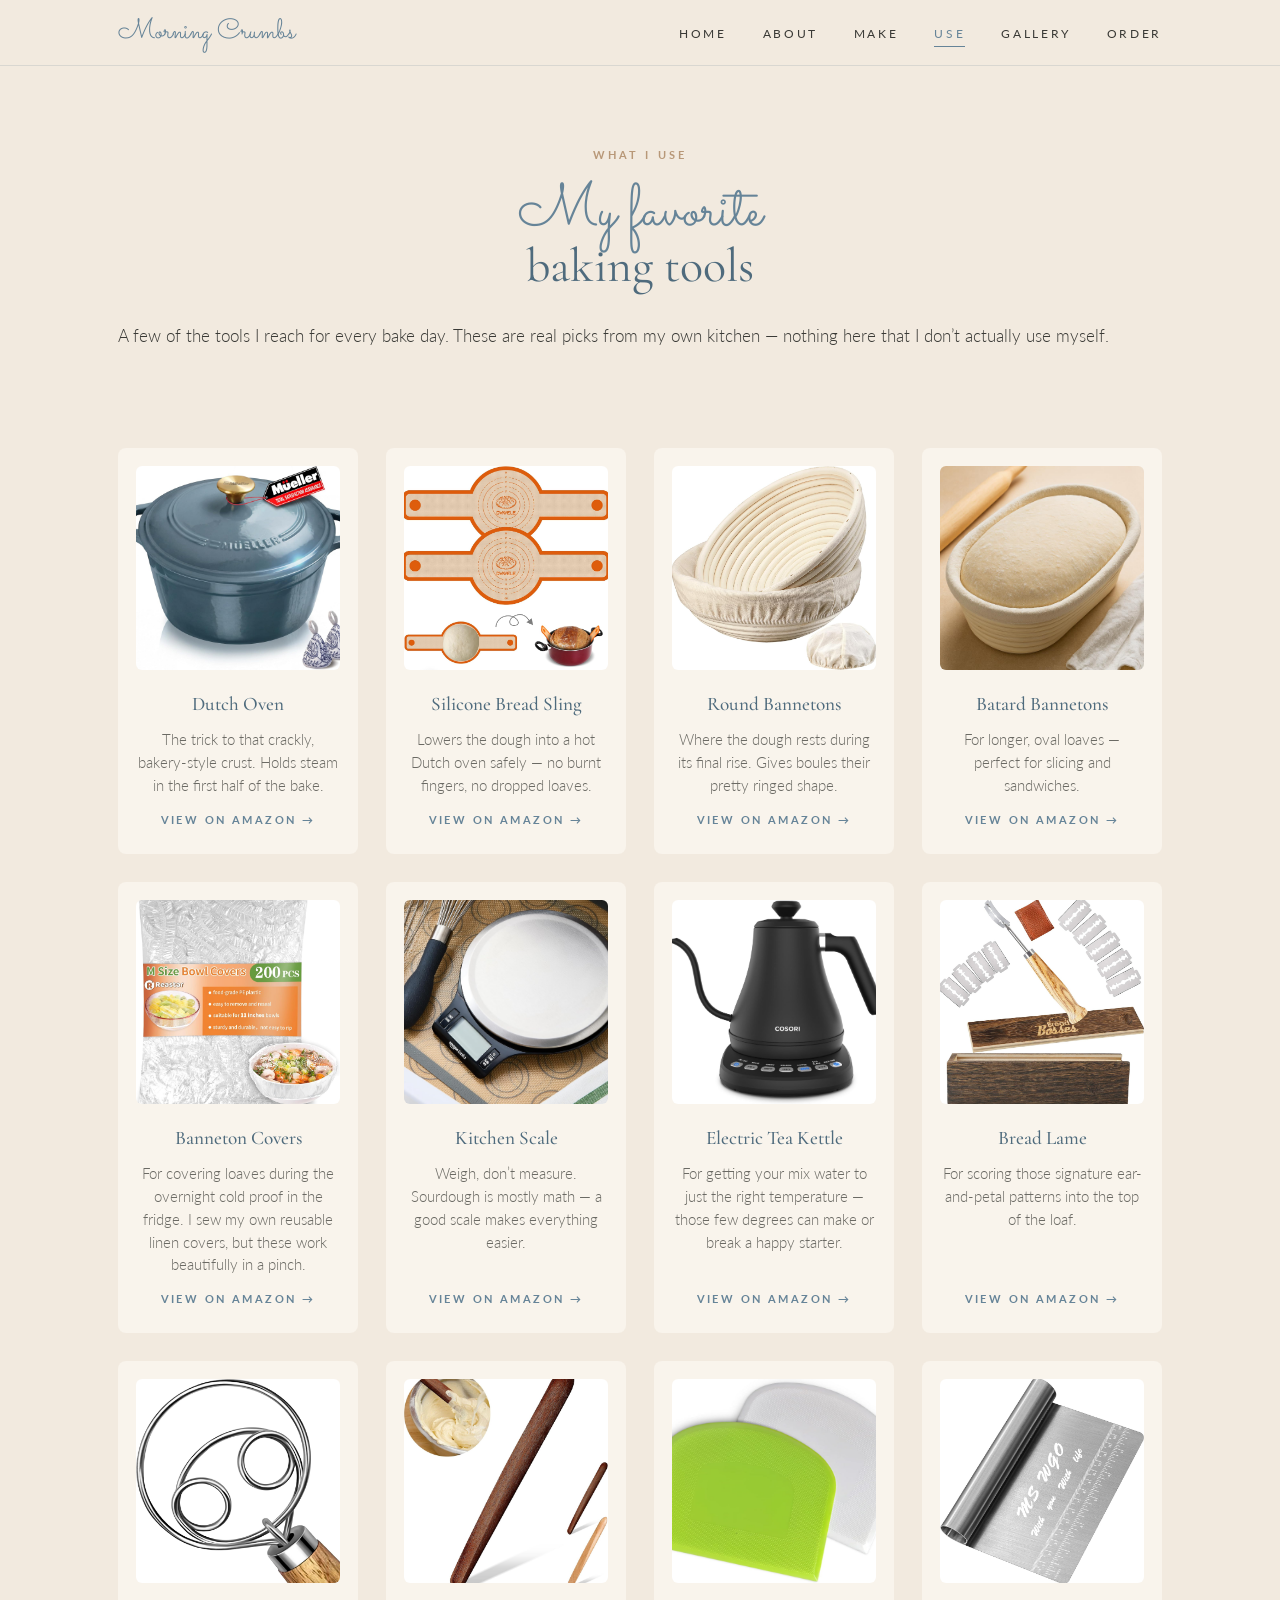
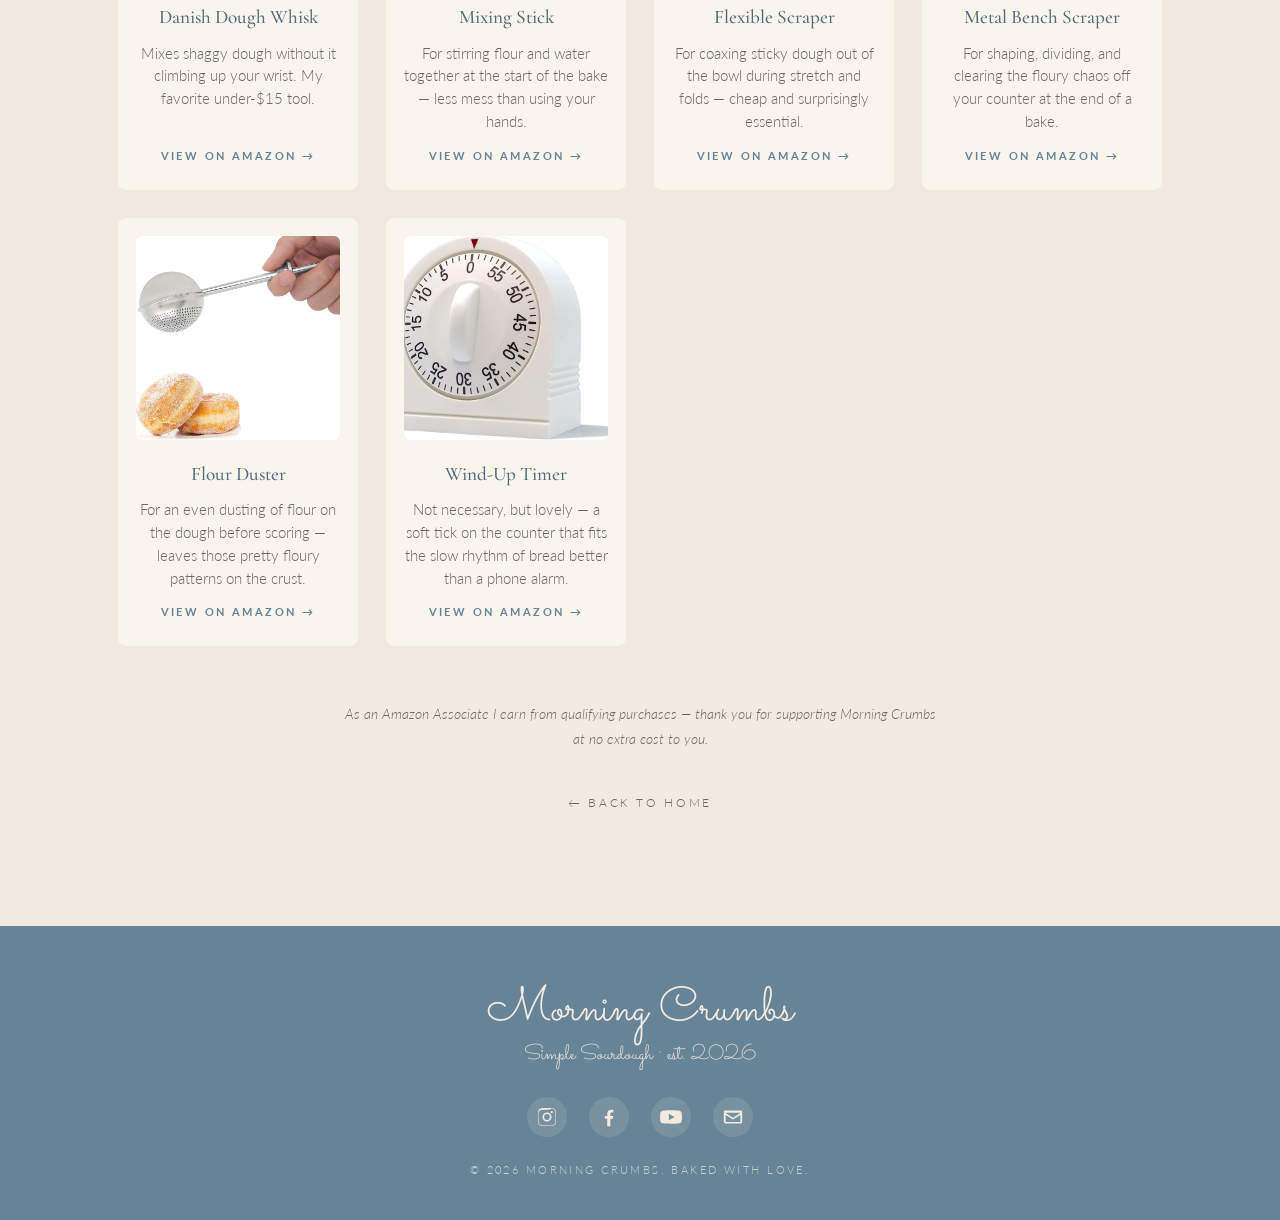
<file: tools.html>
<!DOCTYPE html>
<html lang="en">
<head>
  <meta charset="UTF-8" />
  <meta name="viewport" content="width=device-width, initial-scale=1.0" />
  <title>What I Use &mdash; Morning Crumbs</title>
  <meta name="description" content="The tools I reach for every bake day at Morning Crumbs &mdash; my favorite Dutch oven, banneton, scale, and more." />

  <link rel="icon" type="image/png" href="assets/morning-crumbs-logo-blue.png" />

  <link rel="preconnect" href="https://fonts.googleapis.com" />
  <link rel="preconnect" href="https://fonts.gstatic.com" crossorigin />
  <link href="https://fonts.googleapis.com/css2?family=Sacramento&family=Cormorant+Garamond:wght@300;400;500;600&family=Lato:wght@300;400;700&display=swap" rel="stylesheet" />

  <link rel="stylesheet" href="styles.css" />
</head>
<body>

  <!-- ============ NAV ============ -->
  <header class="nav-wrap">
    <nav class="nav container">
      <a href="index.html" class="nav-brand" aria-label="Morning Crumbs home">
        <span class="nav-brand-script">Morning Crumbs</span>
      </a>
      <ul class="nav-links">
        <li><a href="index.html#home">Home</a></li>
        <li><a href="index.html#about">About</a></li>
        <li><a href="index.html#products">Make</a></li>
        <li><a href="tools.html" class="active">Use</a></li>
        <li><a href="index.html#gallery">Gallery</a></li>
        <li><a href="index.html#contact">Order</a></li>
      </ul>
      <button class="nav-toggle" aria-label="Toggle menu" aria-expanded="false">
        <span></span><span></span><span></span>
      </button>
    </nav>
  </header>

  <!-- ============ TOOLS HEADER ============ -->
  <section class="tools-header">
    <div class="container">
      <p class="eyebrow center">What I Use</p>
      <h1 class="section-title center"><span class="script">My favorite</span><br/>baking tools</h1>
      <p class="section-intro">A few of the tools I reach for every bake day. These are real picks from my own kitchen &mdash; nothing here that I don&rsquo;t actually use myself.</p>
    </div>
  </section>

  <!-- ============ TOOLS GRID ============ -->
  <section class="tools-page">
    <div class="container">
      <!--
        =============================================================
        AMAZON AFFILIATE LINKS
        Replace each href below with your individual product link.
        How to grab a link: log into Amazon, find the product, look
        for the "SiteStripe" toolbar at the top of the page, click
        "Get Link" → "Text", and paste the URL into the matching
        href below. The link will already include your associate tag.
        Drop product photos into assets/ as listed in each card.
        =============================================================
      -->
      <div class="tools-grid">
        <a href="https://amzn.to/4tm9uWR" target="_blank" rel="noopener sponsored" class="tool-card">
          <div class="tool-photo">
            <img src="assets/tool-dutch-oven.jpg" alt="Dutch oven" onerror="this.style.display='none'; this.nextElementSibling.style.display='flex';" />
            <div class="photo-placeholder" style="display:none;"><span>tool-dutch-oven.jpg</span></div>
          </div>
          <h3>Dutch Oven</h3>
          <p>The trick to that crackly, bakery-style crust. Holds steam in the first half of the bake.</p>
          <span class="tool-link">View on Amazon &rarr;</span>
        </a>

        <a href="https://amzn.to/3RmT96Z" target="_blank" rel="noopener sponsored" class="tool-card">
          <div class="tool-photo">
            <img src="assets/tool-bread-sling.jpg" alt="Silicone bread sling" onerror="this.style.display='none'; this.nextElementSibling.style.display='flex';" />
            <div class="photo-placeholder" style="display:none;"><span>tool-bread-sling.jpg</span></div>
          </div>
          <h3>Silicone Bread Sling</h3>
          <p>Lowers the dough into a hot Dutch oven safely &mdash; no burnt fingers, no dropped loaves.</p>
          <span class="tool-link">View on Amazon &rarr;</span>
        </a>

        <a href="https://amzn.to/42VhqUd" target="_blank" rel="noopener sponsored" class="tool-card">
          <div class="tool-photo">
            <img src="assets/tool-banneton-round.jpg" alt="Round banneton proofing baskets" onerror="this.style.display='none'; this.nextElementSibling.style.display='flex';" />
            <div class="photo-placeholder" style="display:none;"><span>tool-banneton-round.jpg</span></div>
          </div>
          <h3>Round Bannetons</h3>
          <p>Where the dough rests during its final rise. Gives boules their pretty ringed shape.</p>
          <span class="tool-link">View on Amazon &rarr;</span>
        </a>

        <a href="https://amzn.to/4dbWnBH" target="_blank" rel="noopener sponsored" class="tool-card">
          <div class="tool-photo">
            <img src="assets/tool-banneton-batard.jpg" alt="Batard proofing basket" onerror="this.style.display='none'; this.nextElementSibling.style.display='flex';" />
            <div class="photo-placeholder" style="display:none;"><span>tool-banneton-batard.jpg</span></div>
          </div>
          <h3>Batard Bannetons</h3>
          <p>For longer, oval loaves &mdash; perfect for slicing and sandwiches.</p>
          <span class="tool-link">View on Amazon &rarr;</span>
        </a>

        <a href="https://amzn.to/48KLh5n" target="_blank" rel="noopener sponsored" class="tool-card">
          <div class="tool-photo">
            <img src="assets/tool-shower-caps.jpg" alt="Shower caps for proofing" onerror="this.style.display='none'; this.nextElementSibling.style.display='flex';" />
            <div class="photo-placeholder" style="display:none;"><span>tool-shower-caps.jpg</span></div>
          </div>
          <h3>Banneton Covers</h3>
          <p>For covering loaves during the overnight cold proof in the fridge. I sew my own reusable linen covers, but these work beautifully in a pinch.</p>
          <span class="tool-link">View on Amazon &rarr;</span>
        </a>

        <a href="https://amzn.to/42Q7dsg" target="_blank" rel="noopener sponsored" class="tool-card">
          <div class="tool-photo">
            <img src="assets/tool-scale.jpg" alt="Digital kitchen scale" onerror="this.style.display='none'; this.nextElementSibling.style.display='flex';" />
            <div class="photo-placeholder" style="display:none;"><span>tool-scale.jpg</span></div>
          </div>
          <h3>Kitchen Scale</h3>
          <p>Weigh, don&rsquo;t measure. Sourdough is mostly math &mdash; a good scale makes everything easier.</p>
          <span class="tool-link">View on Amazon &rarr;</span>
        </a>

        <a href="https://amzn.to/4wdAaf9" target="_blank" rel="noopener sponsored" class="tool-card">
          <div class="tool-photo">
            <img src="assets/tool-kettle.jpg" alt="Electric tea kettle" onerror="this.style.display='none'; this.nextElementSibling.style.display='flex';" />
            <div class="photo-placeholder" style="display:none;"><span>tool-kettle.jpg</span></div>
          </div>
          <h3>Electric Tea Kettle</h3>
          <p>For getting your mix water to just the right temperature &mdash; those few degrees can make or break a happy starter.</p>
          <span class="tool-link">View on Amazon &rarr;</span>
        </a>

        <a href="https://amzn.to/4d7Oey6" target="_blank" rel="noopener sponsored" class="tool-card">
          <div class="tool-photo">
            <img src="assets/tool-lame.jpg" alt="Bread lame for scoring" onerror="this.style.display='none'; this.nextElementSibling.style.display='flex';" />
            <div class="photo-placeholder" style="display:none;"><span>tool-lame.jpg</span></div>
          </div>
          <h3>Bread Lame</h3>
          <p>For scoring those signature ear-and-petal patterns into the top of the loaf.</p>
          <span class="tool-link">View on Amazon &rarr;</span>
        </a>

        <a href="https://amzn.to/4uxa05z" target="_blank" rel="noopener sponsored" class="tool-card">
          <div class="tool-photo">
            <img src="assets/tool-whisk.jpg" alt="Danish dough whisk" onerror="this.style.display='none'; this.nextElementSibling.style.display='flex';" />
            <div class="photo-placeholder" style="display:none;"><span>tool-whisk.jpg</span></div>
          </div>
          <h3>Danish Dough Whisk</h3>
          <p>Mixes shaggy dough without it climbing up your wrist. My favorite under-$15 tool.</p>
          <span class="tool-link">View on Amazon &rarr;</span>
        </a>

        <a href="https://amzn.to/42P2A1z" target="_blank" rel="noopener sponsored" class="tool-card">
          <div class="tool-photo">
            <img src="assets/tool-mixing-stick.jpg" alt="Sourdough mixing stick" onerror="this.style.display='none'; this.nextElementSibling.style.display='flex';" />
            <div class="photo-placeholder" style="display:none;"><span>tool-mixing-stick.jpg</span></div>
          </div>
          <h3>Mixing Stick</h3>
          <p>For stirring flour and water together at the start of the bake &mdash; less mess than using your hands.</p>
          <span class="tool-link">View on Amazon &rarr;</span>
        </a>

        <a href="https://amzn.to/4upPPGt" target="_blank" rel="noopener sponsored" class="tool-card">
          <div class="tool-photo">
            <img src="assets/tool-flexible-scraper.jpg" alt="Flexible bowl scraper" onerror="this.style.display='none'; this.nextElementSibling.style.display='flex';" />
            <div class="photo-placeholder" style="display:none;"><span>tool-flexible-scraper.jpg</span></div>
          </div>
          <h3>Flexible Scraper</h3>
          <p>For coaxing sticky dough out of the bowl during stretch and folds &mdash; cheap and surprisingly essential.</p>
          <span class="tool-link">View on Amazon &rarr;</span>
        </a>

        <a href="https://amzn.to/4uxaatH" target="_blank" rel="noopener sponsored" class="tool-card">
          <div class="tool-photo">
            <img src="assets/tool-bench-scraper.jpg" alt="Metal bench scraper" onerror="this.style.display='none'; this.nextElementSibling.style.display='flex';" />
            <div class="photo-placeholder" style="display:none;"><span>tool-bench-scraper.jpg</span></div>
          </div>
          <h3>Metal Bench Scraper</h3>
          <p>For shaping, dividing, and clearing the floury chaos off your counter at the end of a bake.</p>
          <span class="tool-link">View on Amazon &rarr;</span>
        </a>

        <a href="https://amzn.to/3QIeKXw" target="_blank" rel="noopener sponsored" class="tool-card">
          <div class="tool-photo">
            <img src="assets/tool-flour-duster.jpg" alt="Flour duster" onerror="this.style.display='none'; this.nextElementSibling.style.display='flex';" />
            <div class="photo-placeholder" style="display:none;"><span>tool-flour-duster.jpg</span></div>
          </div>
          <h3>Flour Duster</h3>
          <p>For an even dusting of flour on the dough before scoring &mdash; leaves those pretty floury patterns on the crust.</p>
          <span class="tool-link">View on Amazon &rarr;</span>
        </a>

        <a href="https://amzn.to/4d5MhCd" target="_blank" rel="noopener sponsored" class="tool-card">
          <div class="tool-photo">
            <img src="assets/tool-timer.jpg" alt="Wind-up kitchen timer" onerror="this.style.display='none'; this.nextElementSibling.style.display='flex';" />
            <div class="photo-placeholder" style="display:none;"><span>tool-timer.jpg</span></div>
          </div>
          <h3>Wind-Up Timer</h3>
          <p>Not necessary, but lovely &mdash; a soft tick on the counter that fits the slow rhythm of bread better than a phone alarm.</p>
          <span class="tool-link">View on Amazon &rarr;</span>
        </a>
      </div>

      <p class="affiliate-disclosure">As an Amazon Associate I earn from qualifying purchases &mdash; thank you for supporting Morning Crumbs at no extra cost to you.</p>

      <p class="back-link"><a href="index.html#home">&larr; Back to home</a></p>
    </div>
  </section>

  <!-- ============ FOOTER ============ -->
  <footer class="footer">
    <div class="container footer-inner">
      <p class="footer-script">Morning Crumbs</p>
      <p class="footer-tag">Simple Sourdough &middot; est. 2026</p>
      <ul class="footer-socials" aria-label="Follow Morning Crumbs">
        <li><a href="https://instagram.com/morningcrumbssourdough" target="_blank" rel="noopener" aria-label="Instagram">
          <svg viewBox="0 0 24 24" width="22" height="22" fill="currentColor" aria-hidden="true"><path d="M12 2.2c3.2 0 3.6 0 4.85.07 1.17.05 1.8.25 2.23.41.56.22.96.48 1.38.9.42.42.68.82.9 1.38.16.42.36 1.06.41 2.23.06 1.26.07 1.65.07 4.85s0 3.6-.07 4.85c-.05 1.17-.25 1.8-.41 2.23a3.7 3.7 0 0 1-.9 1.38c-.42.42-.82.68-1.38.9-.42.16-1.06.36-2.23.41-1.26.06-1.65.07-4.85.07s-3.6 0-4.85-.07c-1.17-.05-1.8-.25-2.23-.41a3.7 3.7 0 0 1-1.38-.9 3.7 3.7 0 0 1-.9-1.38c-.16-.42-.36-1.06-.41-2.23C2.21 15.6 2.2 15.2 2.2 12s0-3.6.07-4.85c.05-1.17.25-1.8.41-2.23.22-.56.48-.96.9-1.38.42-.42.82-.68 1.38-.9.42-.16 1.06-.36 2.23-.41C8.4 2.21 8.8 2.2 12 2.2zm0 1.8c-3.15 0-3.52 0-4.76.07-1.06.05-1.64.22-2.02.37-.5.2-.86.43-1.24.81a3.4 3.4 0 0 0-.81 1.24c-.15.38-.32.96-.37 2.02C2.74 8.48 2.73 8.85 2.73 12s0 3.52.07 4.76c.05 1.06.22 1.64.37 2.02.2.5.43.86.81 1.24.38.38.74.61 1.24.81.38.15.96.32 2.02.37 1.24.06 1.61.07 4.76.07s3.52 0 4.76-.07c1.06-.05 1.64-.22 2.02-.37.5-.2.86-.43 1.24-.81.38-.38.61-.74.81-1.24.15-.38.32-.96.37-2.02.06-1.24.07-1.61.07-4.76s0-3.52-.07-4.76c-.05-1.06-.22-1.64-.37-2.02a3.4 3.4 0 0 0-.81-1.24 3.4 3.4 0 0 0-1.24-.81c-.38-.15-.96-.32-2.02-.37C15.52 4.01 15.15 4 12 4zm0 3.05a4.95 4.95 0 1 1 0 9.9 4.95 4.95 0 0 1 0-9.9zm0 1.8a3.15 3.15 0 1 0 0 6.3 3.15 3.15 0 0 0 0-6.3zm5.16-.94a1.16 1.16 0 1 1 0-2.32 1.16 1.16 0 0 1 0 2.32z"/></svg>
        </a></li>
        <li><a href="https://facebook.com/morningcrumbssourdough" target="_blank" rel="noopener" aria-label="Facebook">
          <svg viewBox="0 0 24 24" width="22" height="22" fill="currentColor" aria-hidden="true"><path d="M13.5 22v-8h2.7l.4-3.2h-3.1V8.7c0-.9.3-1.6 1.6-1.6h1.7V4.2c-.3 0-1.3-.1-2.5-.1-2.5 0-4.2 1.5-4.2 4.3v2.4H7.4V14h2.7v8h3.4z"/></svg>
        </a></li>
        <li><a href="https://www.youtube.com/channel/UCYYG9wvLgnEPWHG2cL1YgfA" target="_blank" rel="noopener" aria-label="YouTube">
          <svg viewBox="0 0 24 24" width="22" height="22" fill="currentColor" aria-hidden="true"><path d="M23.5 7.2a3 3 0 0 0-2.1-2.1C19.5 4.5 12 4.5 12 4.5s-7.5 0-9.4.6a3 3 0 0 0-2.1 2.1C0 9.1 0 12 0 12s0 2.9.5 4.8a3 3 0 0 0 2.1 2.1c1.9.6 9.4.6 9.4.6s7.5 0 9.4-.6a3 3 0 0 0 2.1-2.1c.5-1.9.5-4.8.5-4.8s0-2.9-.5-4.8zM9.6 15.6V8.4l6.3 3.6-6.3 3.6z"/></svg>
        </a></li>
        <li><a href="mailto:adri.dostine@gmail.com" aria-label="Email">
          <svg viewBox="0 0 24 24" width="22" height="22" fill="currentColor" aria-hidden="true"><path d="M2 6.5C2 5.7 2.7 5 3.5 5h17c.8 0 1.5.7 1.5 1.5v11c0 .8-.7 1.5-1.5 1.5h-17C2.7 19 2 18.3 2 17.5v-11zm2 .8v.4l8 5 8-5v-.4H4zm16 2.5-7.5 4.7c-.3.2-.7.2-1 0L4 9.8v7.7h16V9.8z"/></svg>
        </a></li>
      </ul>
      <p class="footer-meta">&copy; <span id="year"></span> Morning Crumbs. Baked with love.</p>
    </div>
  </footer>

  <script>
    const toggle = document.querySelector('.nav-toggle');
    const links = document.querySelector('.nav-links');
    toggle.addEventListener('click', () => {
      const open = links.classList.toggle('open');
      toggle.setAttribute('aria-expanded', open);
    });
    document.querySelectorAll('.nav-links a').forEach(a =>
      a.addEventListener('click', () => links.classList.remove('open'))
    );
    document.getElementById('year').textContent = new Date().getFullYear();
  </script>
</body>
</html>
</file>
<file: styles.css>
/* =========================================================
   Morning Crumbs — Simple Sourdough
   Brand palette:
     --tan:   #d2b48c
     --blue:  #668498
     --cream: #f2eadf
   Type:
     Sacramento (script — closest free match to "Vintage Goods")
     Cormorant Garamond (display serif)
     Lato (clean body sans for long reading)
   ========================================================= */

:root {
  --tan: #d2b48c;
  --tan-deep: #b89878;
  --blue: #668498;
  --blue-deep: #4f6b7d;
  --cream: #f2eadf;
  --cream-soft: #f9f4ec;
  --ink: #3a3a36;
  --ink-soft: #6b6a64;
  --line: rgba(102, 132, 152, 0.18);
  --shadow: 0 6px 28px rgba(102, 132, 152, 0.10);

  --font-script: 'Sacramento', cursive;
  --font-display: 'Cormorant Garamond', 'Times New Roman', serif;
  --font-body: 'Lato', -apple-system, BlinkMacSystemFont, 'Segoe UI', sans-serif;
}

/* ---------- base ---------- */
* { box-sizing: border-box; }
html { scroll-behavior: smooth; }
body {
  margin: 0;
  background: var(--cream);
  color: var(--ink);
  font-family: var(--font-body);
  font-weight: 300;
  font-size: 17px;
  line-height: 1.7;
  -webkit-font-smoothing: antialiased;
  -moz-osx-font-smoothing: grayscale;
}
img { max-width: 100%; display: block; }
a { color: var(--blue-deep); text-decoration: none; transition: color .2s ease; }
a:hover { color: var(--blue); }

.container {
  max-width: 1100px;
  margin: 0 auto;
  padding: 0 28px;
}

/* ---------- typography ---------- */
.script { font-family: var(--font-script); color: var(--blue); font-weight: 400; }
.eyebrow {
  font-family: var(--font-body);
  font-weight: 700;
  font-size: 11px;
  letter-spacing: 0.28em;
  text-transform: uppercase;
  color: var(--tan-deep);
  margin: 0 0 14px;
}
.eyebrow.center { text-align: center; }
.section-title {
  font-family: var(--font-display);
  font-weight: 400;
  font-size: clamp(2rem, 4vw, 3rem);
  line-height: 1.15;
  color: var(--blue-deep);
  margin: 0 0 28px;
}
.section-title.center { text-align: center; }
.section-title .script {
  font-size: 1.25em;
  display: inline-block;
  margin-bottom: -0.15em;
}

/* ---------- buttons ---------- */
.btn {
  display: inline-block;
  padding: 14px 28px;
  font-family: var(--font-body);
  font-weight: 400;
  font-size: 13px;
  letter-spacing: 0.22em;
  text-transform: uppercase;
  border-radius: 999px;
  cursor: pointer;
  transition: all .25s ease;
  border: 1.5px solid transparent;
}
.btn-primary {
  background: var(--blue);
  color: var(--cream);
  border-color: var(--blue);
}
.btn-primary:hover {
  background: var(--blue-deep);
  border-color: var(--blue-deep);
  color: var(--cream);
  transform: translateY(-1px);
}
.btn-ghost {
  background: transparent;
  color: var(--blue-deep);
  border-color: var(--blue);
}
.btn-ghost:hover {
  background: var(--blue);
  color: var(--cream);
}

/* ---------- nav ---------- */
.nav-wrap {
  position: sticky;
  top: 0;
  z-index: 50;
  background: rgba(242, 234, 223, 0.92);
  backdrop-filter: blur(8px);
  -webkit-backdrop-filter: blur(8px);
  border-bottom: 1px solid var(--line);
}
.nav {
  display: flex;
  align-items: center;
  justify-content: space-between;
  padding-top: 18px;
  padding-bottom: 18px;
}
.nav-brand-script {
  font-family: var(--font-script);
  font-size: 28px;
  color: var(--blue);
  line-height: 1;
}
.nav-links {
  display: flex;
  gap: 36px;
  list-style: none;
  margin: 0;
  padding: 0;
}
.nav-links a {
  font-family: var(--font-body);
  font-size: 12px;
  font-weight: 400;
  letter-spacing: 0.22em;
  text-transform: uppercase;
  color: var(--ink);
  position: relative;
}
.nav-links a::after {
  content: '';
  position: absolute;
  left: 0; right: 0;
  bottom: -6px;
  height: 1px;
  background: var(--blue);
  transform: scaleX(0);
  transform-origin: center;
  transition: transform .25s ease;
}
.nav-links a:hover::after { transform: scaleX(1); }

.nav-toggle {
  display: none;
  background: none;
  border: 0;
  width: 40px;
  height: 40px;
  cursor: pointer;
  padding: 8px;
}
.nav-toggle span {
  display: block;
  width: 100%;
  height: 1.5px;
  background: var(--blue-deep);
  margin: 5px 0;
  transition: transform .2s ease;
}

/* ---------- hero ---------- */
.hero {
  position: relative;
  min-height: 72vh;
  display: flex;
  align-items: center;
  background:
    radial-gradient(ellipse at top, rgba(210, 180, 140, 0.18), transparent 60%),
    radial-gradient(ellipse at bottom right, rgba(102, 132, 152, 0.12), transparent 55%),
    var(--cream);
  overflow: hidden;
}
.hero-inner {
  text-align: center;
  width: 100%;
  padding-top: 40px;
  padding-bottom: 40px;
}
.hero-logo {
  max-width: 460px;
  margin: 0 auto 18px;
}
.hero-logo img {
  width: 100%;
  height: auto;
}
.logo-placeholder {
  width: 100%;
  max-width: 460px;
  aspect-ratio: 1 / 1;
  margin: 0 auto;
  background: var(--cream-soft);
  border: 1.5px dashed var(--blue);
  border-radius: 8px;
  display: flex;
  align-items: center;
  justify-content: center;
  text-align: center;
  font-family: var(--font-body);
  font-size: 12px;
  letter-spacing: 0.22em;
  text-transform: uppercase;
  color: var(--blue);
  line-height: 1.6;
  opacity: 0.75;
}
.hero-tag {
  font-family: var(--font-display);
  font-style: italic;
  font-size: clamp(1.05rem, 1.6vw, 1.35rem);
  color: var(--ink-soft);
  max-width: 540px;
  margin: 0 auto 36px;
  line-height: 1.5;
}
.hero-cta {
  display: flex;
  gap: 14px;
  justify-content: center;
  flex-wrap: wrap;
}
.hero-scroll {
  position: absolute;
  bottom: 24px;
  left: 50%;
  transform: translateX(-50%);
  width: 24px;
  height: 38px;
  border: 1.5px solid var(--blue);
  border-radius: 14px;
  opacity: 0.45;
}
.hero-scroll span {
  display: block;
  width: 3px; height: 8px;
  background: var(--blue);
  border-radius: 2px;
  margin: 6px auto 0;
  animation: scroll 1.6s ease-in-out infinite;
}
@keyframes scroll {
  0%, 100% { transform: translateY(0); opacity: 1; }
  50%      { transform: translateY(10px); opacity: 0; }
}

/* ---------- sections shared ---------- */
section { padding: 110px 0; }
@media (max-width: 720px) { section { padding: 80px 0; } }

/* ---------- about ---------- */
.about { background: var(--cream-soft); }
.about-grid {
  display: grid;
  grid-template-columns: 1fr 1.2fr;
  gap: 70px;
  align-items: center;
}
.about-copy p { margin: 0 0 16px; color: var(--ink); }
.signature {
  font-family: var(--font-script);
  font-size: 1.8rem !important;
  color: var(--blue);
  margin-top: 24px !important;
}
.dedication {
  padding-left: 40px;
  margin-top: 20px !important;
  font-style: italic;
  color: var(--ink-soft);
}
.photo-placeholder {
  background: linear-gradient(135deg, var(--tan) 0%, var(--tan-deep) 100%);
  border-radius: 6px;
  aspect-ratio: 4 / 3;
  display: flex;
  align-items: center;
  justify-content: center;
  color: var(--cream);
  font-family: var(--font-body);
  font-size: 12px;
  letter-spacing: 0.22em;
  text-transform: uppercase;
  position: relative;
  overflow: hidden;
  box-shadow: var(--shadow);
}
.photo-placeholder::before {
  content: '';
  position: absolute;
  inset: 14px;
  border: 1px solid rgba(255,255,255,0.35);
  border-radius: 4px;
  pointer-events: none;
}
.photo-placeholder span { position: relative; z-index: 1; }
.photo-portrait { aspect-ratio: 4 / 5; }

.about-img {
  width: 100%;
  aspect-ratio: 4 / 5;
  object-fit: cover;
  border-radius: 6px;
  box-shadow: var(--shadow);
  display: block;
}

/* ---------- nav active state ---------- */
.nav-links a.active { color: var(--blue); }
.nav-links a.active::after { transform: scaleX(1); }

/* ---------- tools.html: page header ---------- */
.tools-header {
  padding: 80px 0 40px;
  background: var(--cream);
}
.tools-header .section-intro {
  margin-top: 18px;
}

/* ---------- tools.html: full grid ---------- */
.tools-page {
  padding: 40px 0 110px;
  background: var(--cream);
}
.tools-grid {
  display: grid;
  grid-template-columns: repeat(auto-fit, minmax(220px, 1fr));
  gap: 28px;
}
.tool-card {
  background: var(--cream-soft);
  padding: 18px 18px 24px;
  border-radius: 8px;
  text-align: center;
  text-decoration: none;
  color: var(--ink);
  display: flex;
  flex-direction: column;
  transition: transform .25s ease, box-shadow .25s ease;
}
.tool-card:hover {
  transform: translateY(-4px);
  box-shadow: var(--shadow);
}
.tool-photo {
  margin-bottom: 18px;
  border-radius: 6px;
  overflow: hidden;
  aspect-ratio: 1 / 1;
}
.tool-photo img {
  width: 100%;
  height: 100%;
  object-fit: cover;
  display: block;
}
.tool-photo .photo-placeholder { aspect-ratio: 1 / 1; }
.tool-card h3 {
  font-family: var(--font-display);
  font-weight: 500;
  font-size: 1.2rem;
  color: var(--blue-deep);
  margin: 0 0 8px;
}
.tool-card p {
  font-size: 0.92rem;
  color: var(--ink-soft);
  margin: 0 0 14px;
  line-height: 1.55;
  flex-grow: 1;
}
.tool-link {
  display: inline-block;
  font-family: var(--font-body);
  font-size: 11px;
  font-weight: 700;
  letter-spacing: 0.22em;
  text-transform: uppercase;
  color: var(--blue);
  margin-top: auto;
}
.tool-card:hover .tool-link { color: var(--blue-deep); }
.affiliate-disclosure {
  text-align: center;
  font-style: italic;
  font-size: 0.9rem;
  color: var(--ink-soft);
  margin: 56px auto 0;
  max-width: 600px;
}
.back-link {
  text-align: center;
  margin: 36px 0 0;
}
.back-link a {
  font-family: var(--font-body);
  font-size: 12px;
  letter-spacing: 0.22em;
  text-transform: uppercase;
  color: var(--ink-soft);
}
.back-link a:hover { color: var(--blue); }

/* ---------- divider (thin blue line + wheat sprig) ---------- */
.divider {
  display: flex;
  align-items: center;
  justify-content: center;
  gap: 18px;
  max-width: 460px;
  margin: 0 auto;
  padding: 24px 0;
}
.divider-line {
  flex: 1;
  height: 1px;
  background: var(--blue);
  opacity: 0.35;
}
.divider-icon {
  width: 22px;
  height: 32px;
  color: var(--tan-deep);
  flex-shrink: 0;
}

/* ---------- index.html: tools / what i use (compact callout) ---------- */
.tools {
  background: var(--cream-soft);
  padding: 70px 0;
}
.tools-cta {
  max-width: 620px;
  margin: 0 auto;
  text-align: center;
}
.tools-cta-title {
  font-family: var(--font-display);
  font-weight: 400;
  font-size: clamp(1.6rem, 3vw, 2.2rem);
  line-height: 1.2;
  color: var(--blue-deep);
  margin: 6px 0 16px;
}
.tools-cta-title .script {
  font-size: 1.3em;
  display: inline-block;
  margin-bottom: -0.15em;
}
.tools-cta-text {
  color: var(--ink-soft);
  font-family: var(--font-display);
  font-style: italic;
  font-size: 1.05rem;
  margin: 0 0 26px;
  line-height: 1.6;
}
.tools-cta-note {
  font-size: 11px;
  letter-spacing: 0.06em;
  color: var(--ink-soft);
  opacity: 0.75;
  margin: 18px 0 0;
  font-style: italic;
}

/* ---------- gallery / instagram ---------- */
.gallery {
  background: var(--cream-soft);
}
.ig-placeholder-grid {
  margin-top: 56px;
  display: grid;
  grid-template-columns: repeat(3, 1fr);
  gap: 18px;
}
.ig-tile {
  aspect-ratio: 1 / 1;
  background: linear-gradient(135deg, var(--tan) 0%, var(--tan-deep) 100%);
  border-radius: 6px;
  display: block;
  position: relative;
  overflow: hidden;
  box-shadow: var(--shadow);
  transition: transform .25s ease;
}
.ig-tile:hover { transform: translateY(-3px); }
.ig-tile img {
  width: 100%;
  height: 100%;
  object-fit: cover;
  display: block;
}
.ig-tile::before {
  content: '';
  position: absolute;
  inset: 14px;
  border: 1px solid rgba(255,255,255,0.35);
  border-radius: 4px;
  pointer-events: none;
  z-index: 1;
}
.ig-icon {
  display: none;
  position: absolute;
  top: 50%; left: 50%;
  transform: translate(-50%, -50%);
  width: 38px;
  height: 38px;
  border: 2px solid var(--cream);
  border-radius: 9px;
  opacity: 0.85;
}
.ig-icon::before {
  content: '';
  position: absolute;
  inset: 7px;
  border: 2px solid var(--cream);
  border-radius: 50%;
}
.ig-icon::after {
  content: '';
  position: absolute;
  top: 5px; right: 5px;
  width: 4px; height: 4px;
  background: var(--cream);
  border-radius: 50%;
}
.ig-follow {
  text-align: center;
  margin: 48px 0 0;
}
/* Behold.so widget styling override (when she enables it) */
behold-widget {
  display: block;
  margin-top: 56px;
}

/* ---------- why sourdough ---------- */
.why { background: var(--cream); }
.why-inner {
  max-width: 720px;
  margin: 0 auto;
  text-align: center;
}
.why-inner p {
  font-family: var(--font-display);
  font-size: 1.1rem;
  line-height: 1.7;
  color: var(--ink);
  margin: 0 0 18px;
}
.why-inner p em {
  font-style: italic;
  color: var(--blue);
  font-weight: 500;
}

/* ---------- menu / pricing ---------- */
.menu { background: var(--cream-soft); }
.menu-subtitle {
  font-family: var(--font-display);
  font-weight: 400;
  font-size: clamp(1.5rem, 2.6vw, 2rem);
  color: var(--blue-deep);
  text-align: center;
  margin: 56px 0 32px;
}
.menu-subtitle .script {
  font-family: var(--font-script);
  font-size: 1.5em;
  color: var(--blue);
  margin-right: 4px;
  display: inline-block;
  margin-bottom: -0.15em;
}
.menu-grid {
  display: grid;
  grid-template-columns: repeat(auto-fit, minmax(200px, 1fr));
  gap: 28px;
}
.menu-card {
  background: var(--cream);
  border-radius: 8px;
  overflow: hidden;
  transition: transform .25s ease, box-shadow .25s ease;
}
.menu-card:hover {
  transform: translateY(-3px);
  box-shadow: var(--shadow);
}
.menu-photo {
  aspect-ratio: 1 / 1;
  overflow: hidden;
}
.menu-photo img {
  width: 100%;
  height: 100%;
  object-fit: cover;
  display: block;
}
.menu-photo .photo-placeholder { aspect-ratio: 1 / 1; border-radius: 0; }
.menu-info {
  display: flex;
  justify-content: space-between;
  align-items: baseline;
  padding: 16px 18px 18px;
  gap: 12px;
}
.menu-info h4 {
  font-family: var(--font-display);
  font-weight: 500;
  font-size: 1.1rem;
  color: var(--blue-deep);
  margin: 0;
  line-height: 1.25;
}
.menu-price {
  font-family: var(--font-display);
  font-weight: 500;
  font-size: 1.15rem;
  color: var(--tan-deep);
  white-space: nowrap;
}
.menu-note {
  font-family: var(--font-display);
  font-style: italic;
  text-align: center;
  font-size: 1rem;
  color: var(--ink-soft);
  max-width: 580px;
  margin: 36px auto 0;
  line-height: 1.6;
}

/* ---------- products ---------- */
.products { background: var(--cream); }
.product-grid {
  margin-top: 56px;
  display: grid;
  grid-template-columns: repeat(4, 1fr);
  gap: 32px;
}
.product-grid-2 {
  grid-template-columns: repeat(2, 1fr);
  max-width: 760px;
  margin-left: auto;
  margin-right: auto;
}
.product-grid-3 {
  grid-template-columns: repeat(3, 1fr);
}
.product-card {
  background: var(--cream-soft);
  padding: 18px 18px 26px;
  border-radius: 8px;
  text-align: center;
  transition: transform .25s ease, box-shadow .25s ease;
}
.product-card:hover {
  transform: translateY(-4px);
  box-shadow: var(--shadow);
}
.product-photo {
  margin-bottom: 22px;
  border-radius: 6px;
  overflow: hidden;
  aspect-ratio: 1 / 1;
}
.product-photo img {
  width: 100%;
  height: 100%;
  object-fit: cover;
  display: block;
}
.product-card .photo-placeholder { aspect-ratio: 1 / 1; }
.product-card h3 {
  font-family: var(--font-display);
  font-weight: 500;
  font-size: 1.35rem;
  color: var(--blue-deep);
  margin: 0 0 8px;
}
.product-card p {
  font-size: 0.95rem;
  color: var(--ink-soft);
  margin: 0;
  line-height: 1.55;
}
.badge {
  display: inline-block;
  font-family: var(--font-body);
  font-size: 9px;
  font-weight: 700;
  letter-spacing: 0.2em;
  text-transform: uppercase;
  background: var(--tan);
  color: var(--cream);
  padding: 3px 8px;
  border-radius: 999px;
  vertical-align: middle;
  margin-left: 4px;
}

/* ---------- contact / order ---------- */
.contact {
  background: linear-gradient(180deg, var(--cream-soft) 0%, var(--cream) 100%);
}
.order-cta {
  max-width: 620px;
  margin: 0 auto;
  text-align: center;
}
.order-cta-text {
  font-family: var(--font-display);
  font-style: italic;
  font-size: 1.15rem;
  line-height: 1.6;
  color: var(--ink);
  margin: 0 0 36px;
}
.order-buttons {
  display: flex;
  gap: 14px;
  justify-content: center;
  flex-wrap: wrap;
  margin-bottom: 28px;
}
.order-btn {
  display: inline-flex;
  align-items: center;
  gap: 10px;
}
.order-cta-note {
  font-family: var(--font-body);
  font-size: 12px;
  letter-spacing: 0.08em;
  color: var(--ink-soft);
  font-style: italic;
  margin: 0;
}
.contact-grid {
  display: grid;
  grid-template-columns: 1fr 1.1fr;
  gap: 70px;
  align-items: start;
}
.contact-copy p { color: var(--ink); margin: 0 0 14px; }
.contact-links {
  list-style: none;
  padding: 0;
  margin: 22px 0 0;
}
.contact-links li { margin-bottom: 12px; }
.contact-links a {
  display: inline-flex;
  align-items: center;
  gap: 12px;
  color: var(--blue-deep);
  font-family: var(--font-body);
  font-size: 14px;
}
.contact-links a:hover { color: var(--blue); }
.contact-links svg { color: var(--tan-deep); flex-shrink: 0; }

/* form */
.contact-form {
  background: #fff;
  padding: 36px;
  border-radius: 10px;
  box-shadow: var(--shadow);
  border: 1px solid var(--line);
}
.contact-form label {
  display: block;
  margin-bottom: 18px;
}
.contact-form label > span {
  display: block;
  font-family: var(--font-body);
  font-size: 11px;
  letter-spacing: 0.22em;
  text-transform: uppercase;
  color: var(--tan-deep);
  font-weight: 700;
  margin-bottom: 8px;
}
.contact-form input,
.contact-form select,
.contact-form textarea {
  width: 100%;
  padding: 12px 14px;
  font-family: var(--font-body);
  font-size: 15px;
  color: var(--ink);
  background: var(--cream-soft);
  border: 1px solid var(--line);
  border-radius: 6px;
  transition: border-color .2s ease, background .2s ease;
}
.contact-form input:focus,
.contact-form select:focus,
.contact-form textarea:focus {
  outline: none;
  border-color: var(--blue);
  background: #fff;
}
.contact-form textarea { resize: vertical; min-height: 100px; }
.contact-form button { width: 100%; margin-top: 6px; }
.form-note {
  font-family: var(--font-display);
  font-style: italic;
  text-align: center;
  color: var(--ink-soft);
  font-size: 0.95rem;
  margin: 16px 0 0;
}

/* ---------- footer ---------- */
.footer {
  background: var(--blue);
  color: var(--cream);
  padding: 60px 0 40px;
  text-align: center;
}
.footer-script {
  font-family: var(--font-script);
  font-size: 3rem;
  color: var(--cream);
  margin: 0;
  line-height: 1;
}
.footer-tag {
  font-family: var(--font-script);
  font-size: 1.3rem;
  color: var(--cream);
  opacity: 0.85;
  margin: 4px 0 24px;
}
.footer-socials {
  list-style: none;
  padding: 0;
  margin: 18px 0 24px;
  display: flex;
  justify-content: center;
  gap: 22px;
}
.footer-socials a {
  display: inline-flex;
  align-items: center;
  justify-content: center;
  width: 40px;
  height: 40px;
  border-radius: 50%;
  background: rgba(242, 234, 223, 0.12);
  color: var(--cream);
  transition: background .2s ease, transform .2s ease;
}
.footer-socials a:hover {
  background: rgba(242, 234, 223, 0.25);
  color: var(--cream);
  transform: translateY(-2px);
}
.footer-meta {
  font-family: var(--font-body);
  font-size: 11px;
  letter-spacing: 0.22em;
  text-transform: uppercase;
  opacity: 0.7;
  margin: 0;
}

/* ---------- responsive ---------- */
@media (max-width: 860px) {
  .about-grid,
  .contact-grid {
    grid-template-columns: 1fr;
    gap: 48px;
  }
  .product-grid {
    grid-template-columns: repeat(2, 1fr);
  }
  .ig-placeholder-grid {
    grid-template-columns: repeat(3, 1fr);
    gap: 12px;
  }
}

@media (max-width: 720px) {
  .nav-toggle { display: block; }
  .nav-links {
    position: absolute;
    top: 100%;
    left: 0; right: 0;
    background: var(--cream);
    flex-direction: column;
    gap: 0;
    padding: 0;
    max-height: 0;
    overflow: hidden;
    transition: max-height .3s ease;
    border-bottom: 1px solid var(--line);
  }
  .nav-links.open { max-height: 320px; }
  .nav-links li {
    border-top: 1px solid var(--line);
  }
  .nav-links a {
    display: block;
    padding: 18px 28px;
  }
  .product-grid { grid-template-columns: 1fr; }
  .tools-grid { gap: 18px; }
  .ig-placeholder-grid { grid-template-columns: repeat(2, 1fr); }
  .contact-form { padding: 24px; }
  .hero { min-height: 70vh; }
}
</file>
